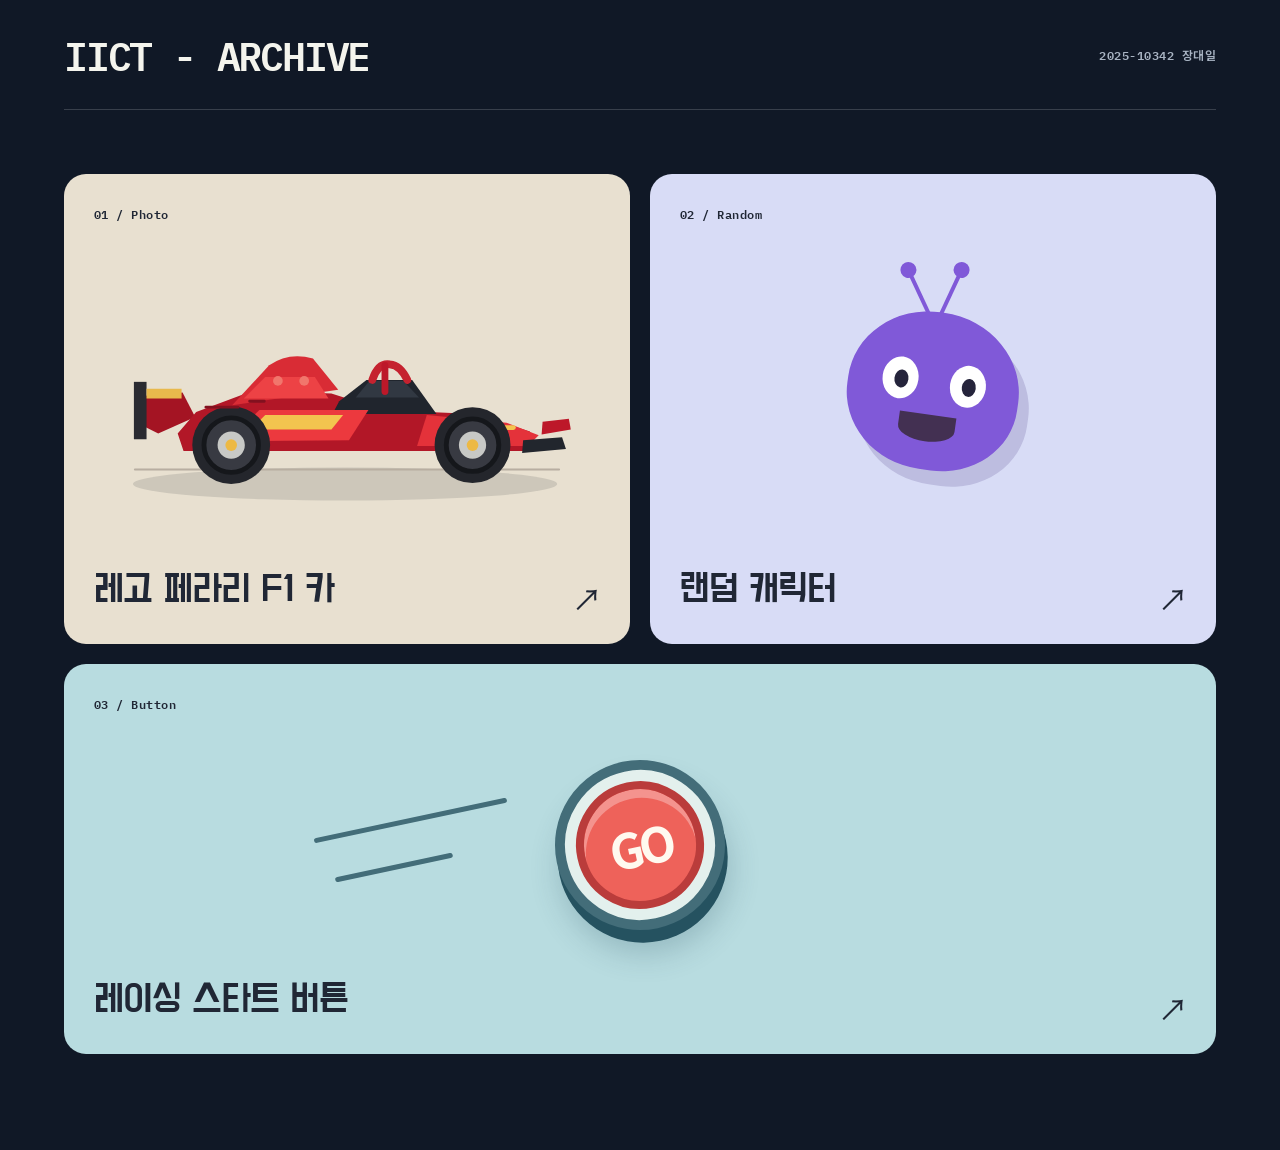
<file: index.html>
<!doctype html>
<html lang="ko">
<head>
  <meta charset="utf-8">
  <meta name="viewport" content="width=device-width, initial-scale=1">
  <meta name="theme-color" content="#101826">
  <title>IICT - ARCHIVE | 2025-10342 장대일</title>
  <meta name="description" content="2025-10342 장대일의 Photo, Random, Button 과제 모음">
  <link rel="stylesheet" href="style.css">
</head>
<body>
  <div class="page-shell">
    <header class="topbar">
      <a class="brand" href="./" aria-label="IICT - ARCHIVE 홈">IICT - ARCHIVE</a>
      <span class="topbar-note">2025-10342 장대일</span>
    </header>

    <main>
      <section class="projects" aria-label="과제 목록">
        <a class="project-card card-one" href="assignment1/">
          <span class="project-number">01 / Photo</span>
          <span class="project-art art-car" aria-hidden="true">
            <svg viewBox="0 0 520 260" role="presentation" focusable="false">
              <ellipse cx="258" cy="222" rx="218" ry="17" fill="#1e202a" opacity=".13"/>
              <path d="M42 207 H478" stroke="#b8aea1" stroke-width="2" stroke-linecap="round"/>
              <path d="M44 132 L91 128 L104 153 L66 170 L44 159 Z" fill="#a41423"/>
              <path d="M41 117 H54 V176 H41 Z" fill="#2a2b31"/>
              <path d="M54 124 H90 V134 H54 Z" fill="#e8b94c"/>
              <path d="M105 148 L164 126 L244 129 L297 146 L391 150 L448 168 L451 188 L92 188 L86 170 Z" fill="#b21727"/>
              <path d="M142 141 L180 100 Q200 86 225 93 L251 125 Z" fill="#d92c35"/>
              <path d="M154 134 L176 112 H227 L241 134 Z" fill="#ed4245"/>
              <path d="M252 137 L280 115 H327 L352 150 H245 Z" fill="#20252d"/>
              <path d="M269 133 L283 116 H318 L334 133 Z" fill="#313842"/>
              <path d="M286 115 Q292 97 304 99 Q315 100 322 115" fill="none" stroke="#c5222f" stroke-width="8" stroke-linecap="round"/>
              <path d="M299 100 V127" stroke="#bd1829" stroke-width="7" stroke-linecap="round"/>
              <path d="M170 146 L282 146 L262 177 L137 178 Z" fill="#ec393e"/>
              <path d="M176 151 H256 L244 166 H161 Z" fill="#f3c44f"/>
              <path d="M342 151 L424 159 L457 172 L446 183 H332 Z" fill="#e4323a"/>
              <path d="M358 164 H431" stroke="#f3c44f" stroke-width="5" stroke-linecap="round"/>
              <path d="M441 177 L481 174 L485 186 L440 190 Z" fill="#22262d"/>
              <path d="M461 158 L488 155 L490 166 L460 171 Z" fill="#bd1829"/>
              <circle cx="141" cy="182" r="40" fill="#24262c"/>
              <circle cx="141" cy="182" r="28" fill="#383a42" stroke="#15171b" stroke-width="5"/>
              <circle cx="141" cy="182" r="14" fill="#c8c9c6"/>
              <circle cx="141" cy="182" r="6" fill="#edb944"/>
              <circle cx="389" cy="182" r="39" fill="#24262c"/>
              <circle cx="389" cy="182" r="27" fill="#383a42" stroke="#15171b" stroke-width="5"/>
              <circle cx="389" cy="182" r="14" fill="#c8c9c6"/>
              <circle cx="389" cy="182" r="6" fill="#edb944"/>
              <circle cx="189" cy="116" r="5" fill="#f1766c"/>
              <circle cx="216" cy="116" r="5" fill="#f1766c"/>
              <path d="M115 143 H148 M160 137 H175" stroke="#82111f" stroke-width="3" stroke-linecap="round"/>
            </svg>
          </span>
          <span class="project-info"><strong>레고 페라리 F1 카</strong></span>
          <span class="project-action" aria-hidden="true">↗</span>
        </a>

        <a class="project-card card-two" href="assignment2/">
          <span class="project-number">02 / Random</span>
          <span class="project-art art-character" aria-hidden="true"><span class="antenna antenna-left"></span><span class="antenna antenna-right"></span><span class="face"><span class="eye eye-left"></span><span class="eye eye-right"></span><span class="mouth"></span></span></span>
          <span class="project-info"><strong>랜덤 캐릭터</strong></span>
          <span class="project-action" aria-hidden="true">↗</span>
        </a>

        <a class="project-card card-three" href="assignment3/">
          <span class="project-number">03 / Button</span>
          <span class="project-art art-button" aria-hidden="true"><span class="button-ring"><span class="button-face">GO</span></span><span class="speed-line line-one"></span><span class="speed-line line-two"></span></span>
          <span class="project-info"><strong>레이싱 스타트 버튼</strong></span>
          <span class="project-action" aria-hidden="true">↗</span>
        </a>
      </section>
    </main>

  </div>
</body>
</html>
</file>
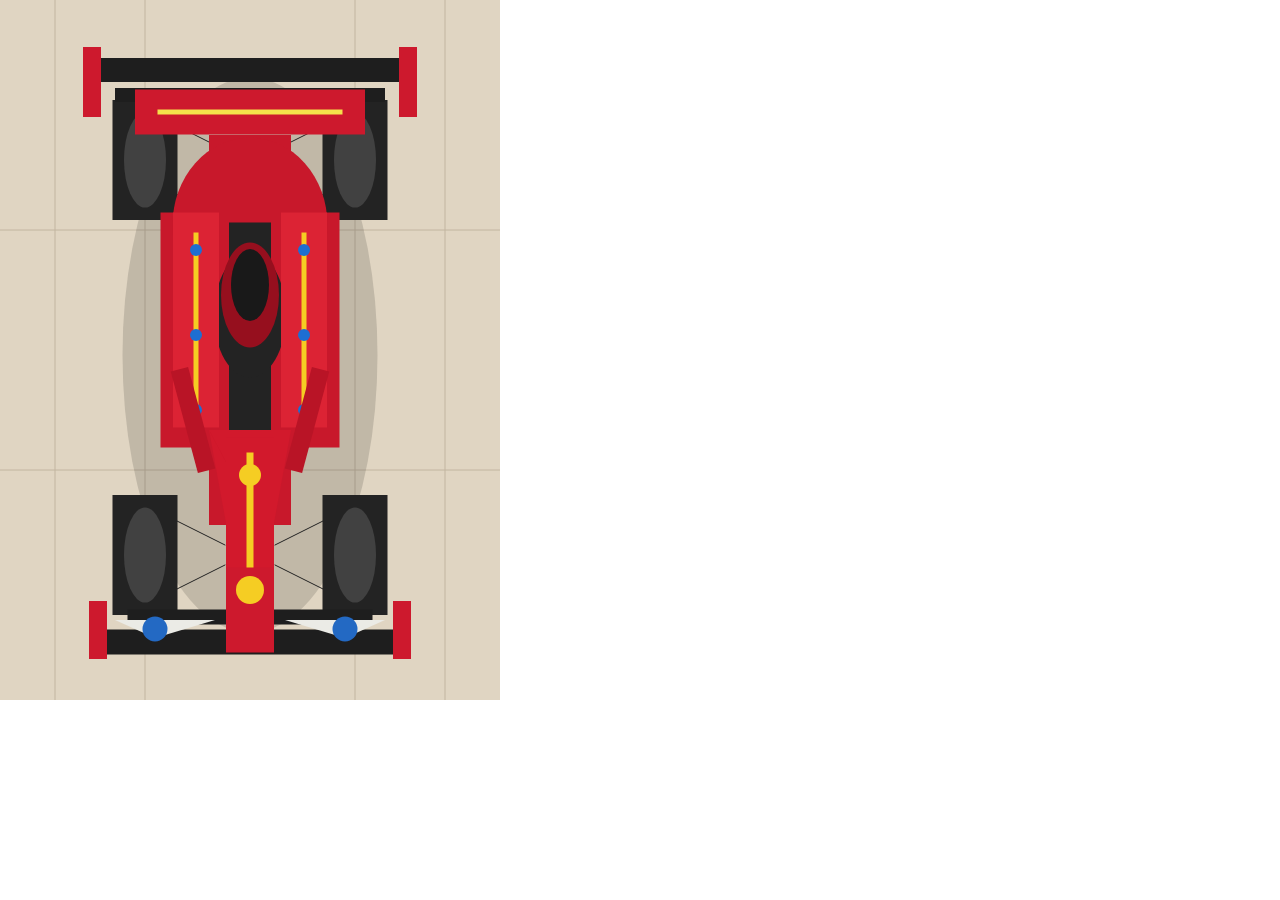
<file: assignment1/index.html>
<!doctype html>
<html lang="ko">
<head>
  <meta charset="utf-8">
  <meta name="viewport" content="width=device-width, initial-scale=1">
  <title>레고 페라리 F1 카 | 과제 1</title>
  <link rel="stylesheet" href="style.css">
  <script src="p5.js"></script>
</head>
<body>
  <main aria-label="레고 페라리 F1 카 스케치"></main>
  <script src="sketch.js"></script>
</body>
</html>
</file>
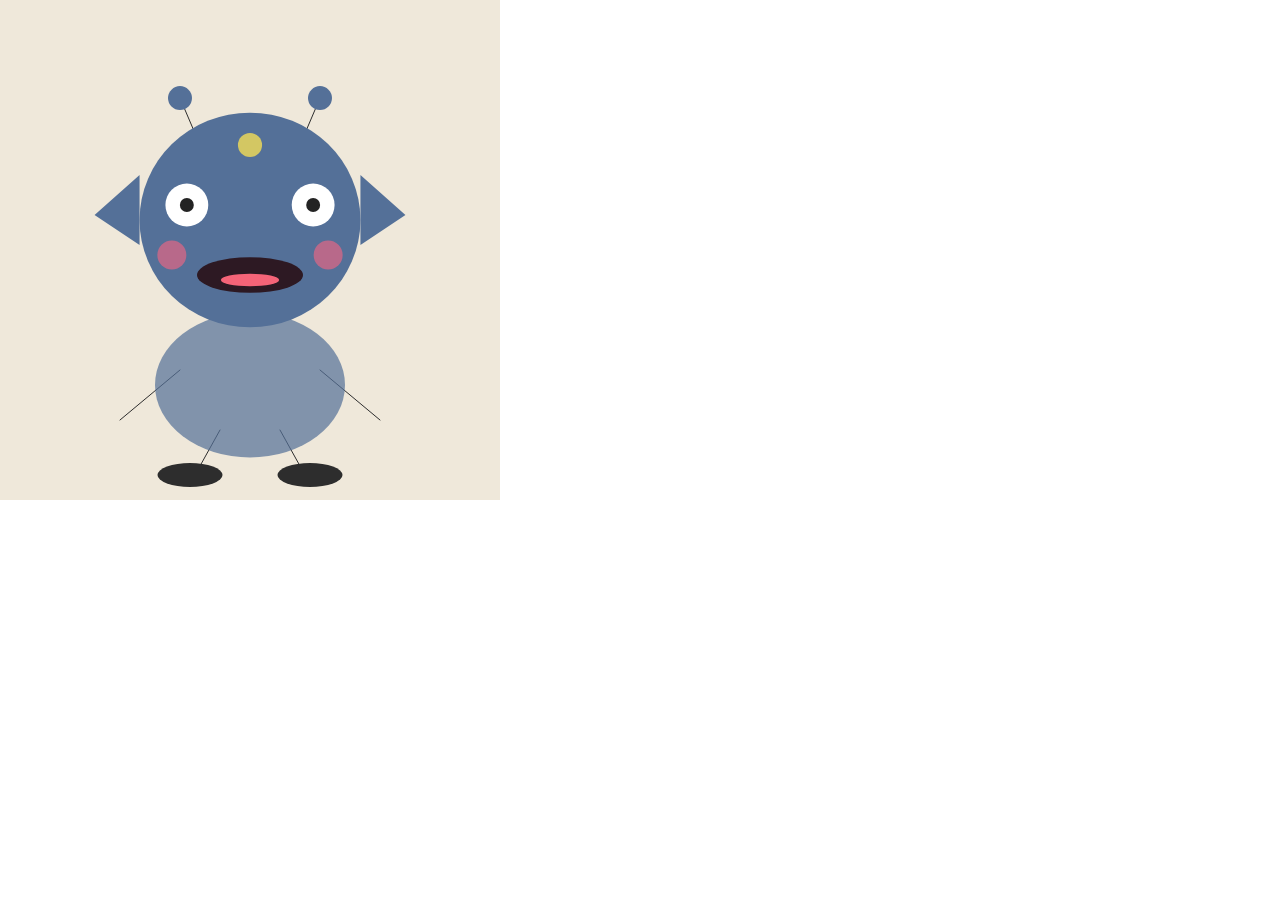
<file: assignment2/index.html>
<!doctype html>
<html lang="ko">
<head>
  <meta charset="utf-8">
  <meta name="viewport" content="width=device-width, initial-scale=1">
  <title>랜덤 캐릭터 | 과제 2</title>
  <link rel="stylesheet" href="style.css">
  <script src="libraries/p5.min.js"></script>
</head>
<body>
  <main aria-label="랜덤 캐릭터 스케치"></main>
  <script src="sketch.js"></script>
</body>
</html>
</file>
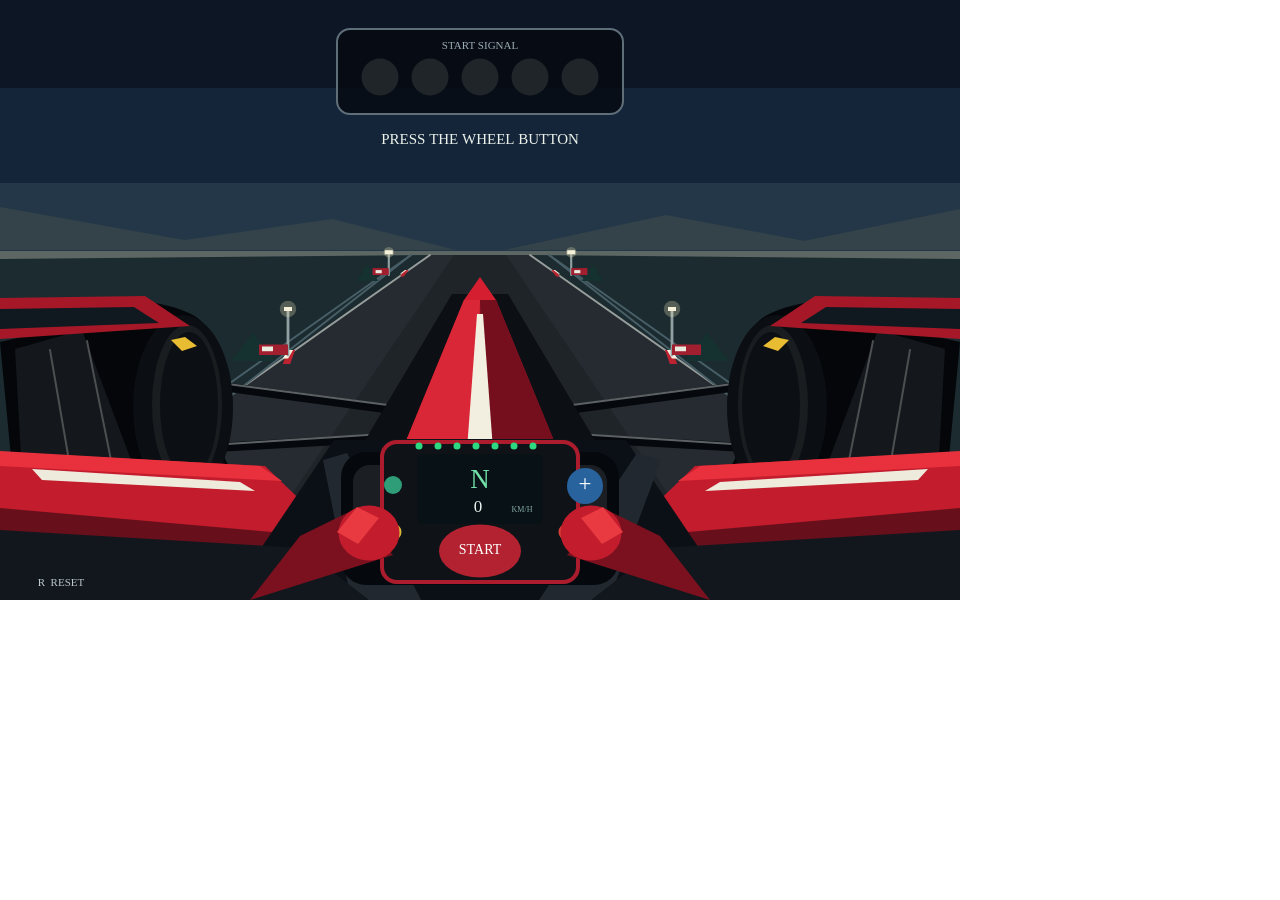
<file: assignment3/index.html>
<!doctype html>
<html lang="ko">
<head>
  <meta charset="utf-8">
  <meta name="viewport" content="width=device-width, initial-scale=1">
  <title>레이싱 스타트 버튼 | 과제 3</title>
  <link rel="stylesheet" href="style.css">
  <script src="p5.js"></script>
</head>
<body>
  <main aria-label="레이싱 스타트 버튼 스케치"></main>
  <script src="sketch.js"></script>
</body>
</html>
</file>
<file: style.css>
@import url('https://fonts.googleapis.com/css2?family=Do+Hyeon&family=IBM+Plex+Mono:wght@500;600&family=Noto+Sans+KR:wght@400;500;600&display=swap');
:root { color-scheme: dark; font-family: 'Noto Sans KR', sans-serif; }
* { box-sizing: border-box; }
html { scroll-behavior: smooth; }
body { margin: 0; background: #101826; color: #f4f4ed; }
a { color: inherit; text-decoration: none; }
.page-shell { max-width: 1320px; min-height: 100vh; margin: 0 auto; padding: 0 clamp(24px, 5vw, 76px); }
.topbar { min-height: 110px; display: flex; align-items: center; justify-content: space-between; border-bottom: 1px solid #ffffff2b; }
.brand { font-family: 'IBM Plex Mono', monospace; font-size: clamp(28px, 3.3vw, 40px); font-weight: 600; letter-spacing: -.055em; }
.topbar-note, .project-number { font-family: 'IBM Plex Mono', 'Noto Sans KR', monospace; letter-spacing: .04em; font-size: 12px; font-weight: 600; }
.topbar-note { color: #a9b4c3; }
.projects { display: grid; grid-template-columns: repeat(2, minmax(0, 1fr)); gap: 20px; padding: clamp(34px, 5vw, 68px) 0 96px; }
.project-card { position: relative; display: flex; flex-direction: column; min-height: 470px; padding: 30px; border-radius: 22px; overflow: hidden; transition: transform .2s ease, box-shadow .2s ease; }
.project-card:hover, .project-card:focus-visible { transform: translateY(-5px); box-shadow: 0 18px 45px #0004; }
.project-card:focus-visible { outline: 3px solid #ffcf6b; outline-offset: 4px; }
.card-one { background: #e8e0d0; color: #202735; }
.card-two { background: #d8dcf6; color: #202735; }
.card-three { grid-column: 1 / -1; min-height: 390px; background: #b8dce0; color: #202735; }
.card-three .project-art { min-height: 175px; }
.project-number { position: relative; z-index: 2; }
.project-art { display: block; position: relative; flex: 1; min-height: 220px; }
.art-car { display: grid; place-items: center; }
.art-car svg { display: block; width: min(100%, 520px); height: auto; overflow: visible; }
.art-character .face { position: absolute; width: 172px; height: 158px; background: #8059d8; border-radius: 48% 50% 45% 48%; left: 50%; top: 49%; transform: translate(-50%, -50%) rotate(8deg); box-shadow: 12px 14px 0 #46368130; }
.eye { position: absolute; width: 36px; height: 42px; background: white; border-radius: 50%; top: 49px; }
.eye:after { content: ''; position: absolute; width: 14px; height: 18px; background: #25243b; border-radius: 50%; left: 12px; top: 13px; }
.eye-left { left: 34px; }.eye-right { right: 34px; }
.mouth { position: absolute; width: 57px; height: 27px; background: #433052; border-radius: 0 0 50% 50%; left: 56px; bottom: 28px; }
.antenna { position: absolute; width: 4px; height: 65px; background: #8059d8; top: 11%; left: 50%; transform-origin: bottom; }
.antenna-left { transform: rotate(-25deg); }.antenna-right { transform: rotate(25deg); }
.antenna:before { content: ''; position: absolute; width: 16px; height: 16px; border-radius: 50%; background: #8059d8; top: -6px; left: -6px; }
.button-ring { position: absolute; width: 170px; height: 170px; border-radius: 50%; background: #e3f0ed; border: 10px solid #436d79; box-shadow: 0 13px 0 #255260, 0 24px 30px #244b5b3d; left: 50%; top: 50%; transform: translate(-50%, -50%) rotate(-12deg); display: grid; place-items: center; }
.button-face { width: 128px; height: 128px; border-radius: 50%; background: #ee625a; border: 8px solid #ba3c3b; box-shadow: inset 0 9px 0 #ffffff50; display: grid; place-items: center; color: #fff9ef; font-size: 48px; font-weight: 700; letter-spacing: -.09em; }
.speed-line { position: absolute; width: 18%; height: 5px; border-radius: 4px; background: #436d79; left: 20%; top: 40%; transform: rotate(-12deg); }
.line-two { width: 11%; top: 58%; left: 22%; }
.project-info { display: flex; flex-direction: column; gap: 8px; position: relative; z-index: 2; padding-right: 36px; }
.project-info strong { font-family: 'Do Hyeon', 'Noto Sans KR', sans-serif; font-size: clamp(27px, 3.1vw, 39px); font-weight: 400; letter-spacing: -.025em; }
.project-info span { font-size: 14px; color: #575f6c; }
.project-action { position: absolute; right: 28px; bottom: 24px; font-size: 30px; }
@media (max-width: 720px) { .topbar { min-height: 90px; }.topbar-note { font-size: 10px; }.projects { grid-template-columns: 1fr; gap: 16px; padding-bottom: 70px; }.project-card { min-height: 400px; } }
@media (max-width: 560px) { .topbar { align-items: flex-start; justify-content: center; flex-direction: column; gap: 4px; }.topbar-note { color: #ffcf6b; } }
@media (prefers-reduced-motion: reduce) { *, *:before, *:after { scroll-behavior: auto !important; transition: none !important; } }
</file>
<file: assignment1/style.css>
html, body {
  margin: 0;
  padding: 0;
}
canvas {
  display: block;
}

canvas { max-width: 100% !important; height: auto !important; }
</file>
<file: assignment2/style.css>
html,
body {
  margin: 0;
  padding: 0;
}

canvas {
  display: block;
}

canvas { max-width: 100% !important; height: auto !important; }
</file>
<file: assignment3/style.css>
html, body {
  margin: 0;
  padding: 0;
}
canvas {
  display: block;
}

canvas { max-width: 100% !important; height: auto !important; }
</file>
